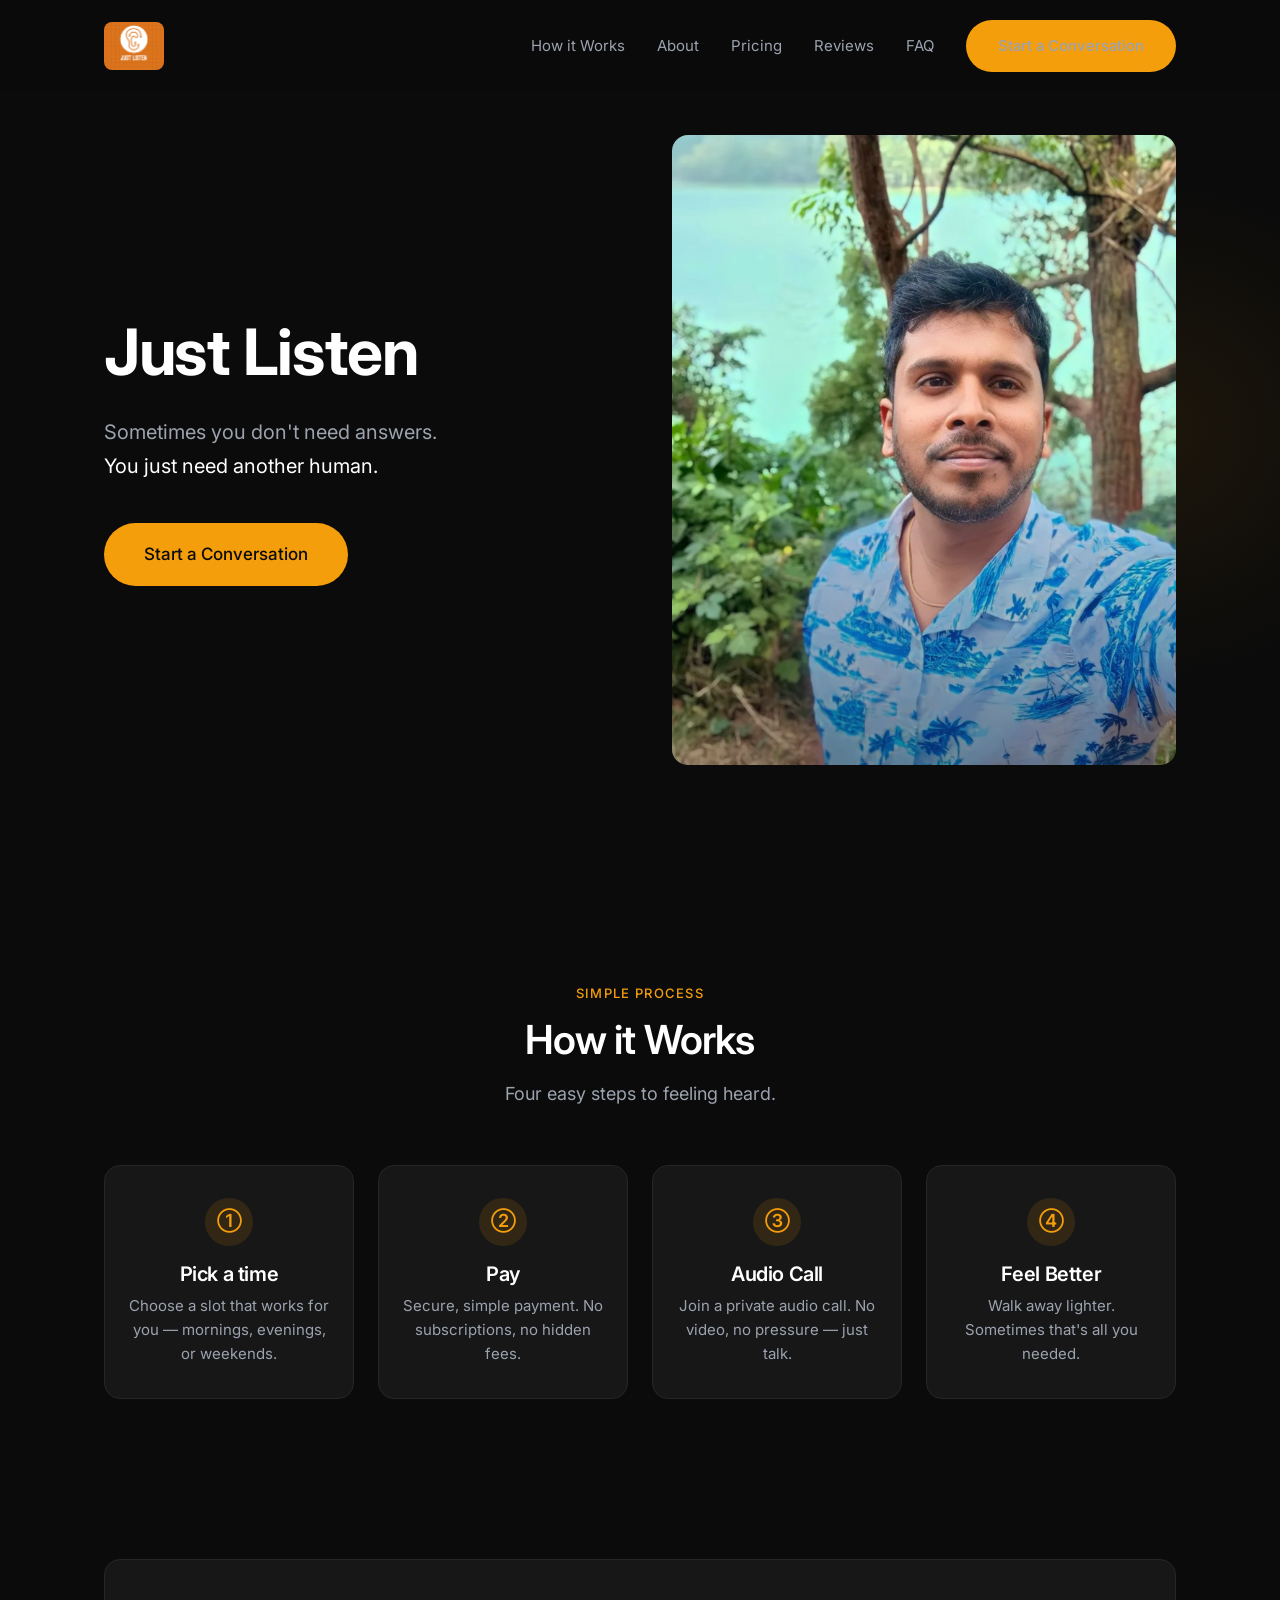
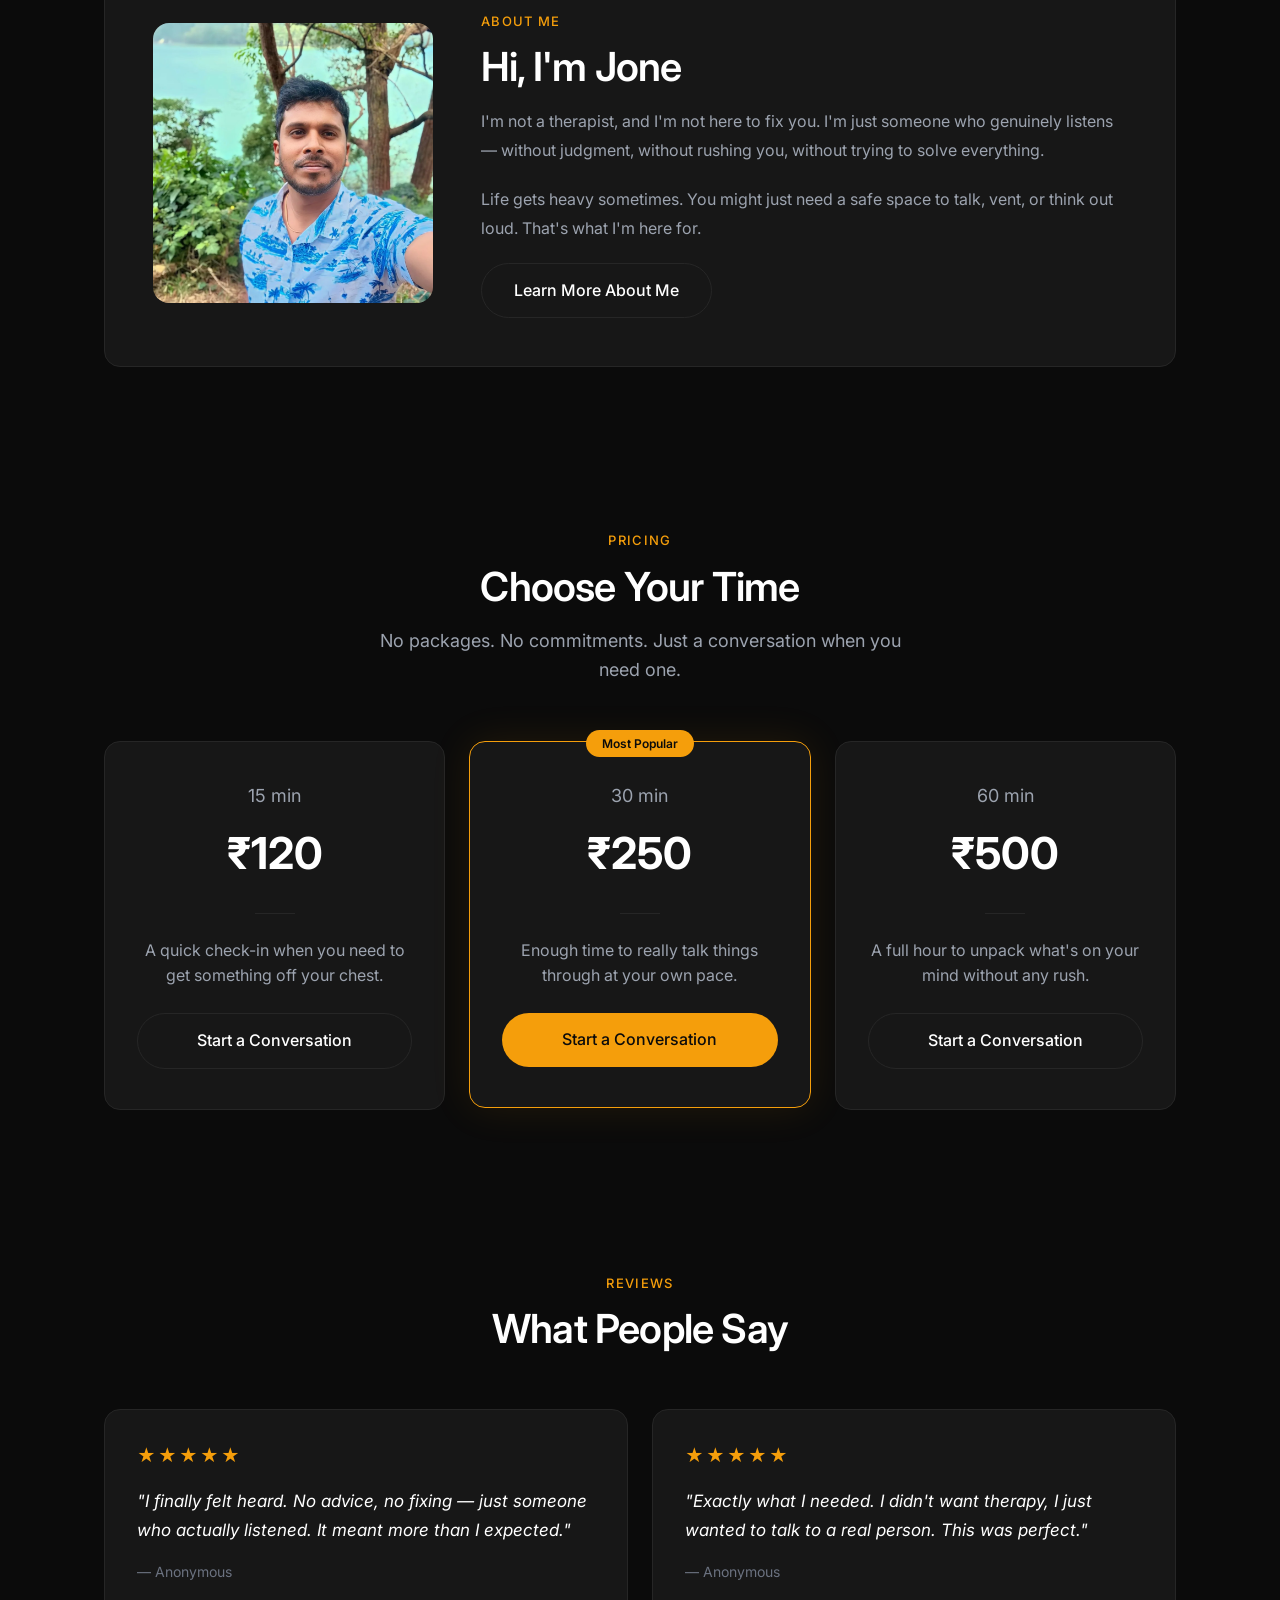
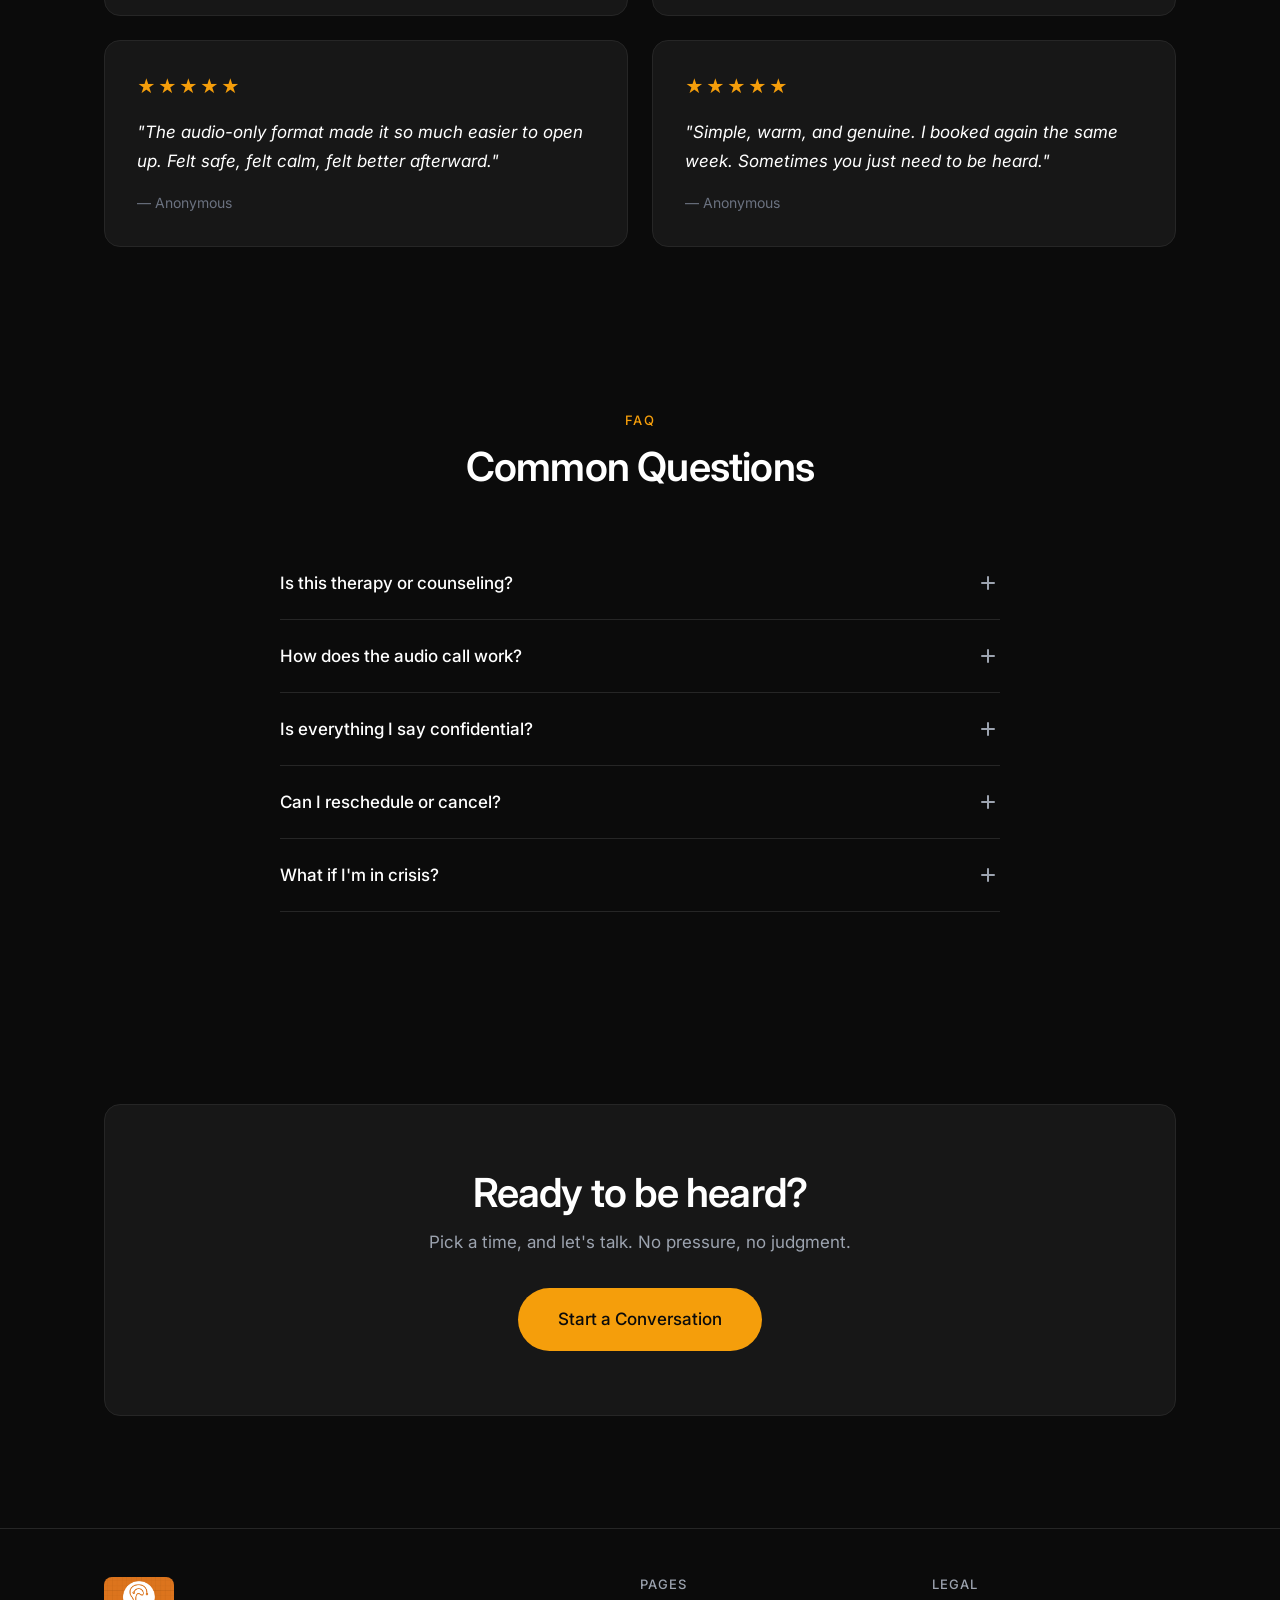
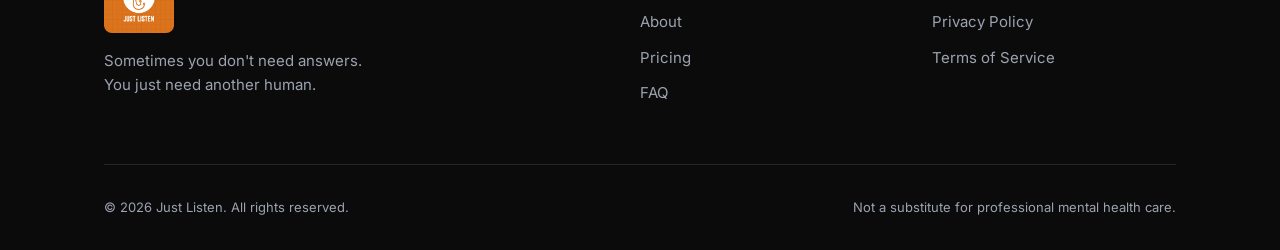
<file: index.html>
<!DOCTYPE html>
<html lang="en">
<head>
  <meta charset="UTF-8">
  <meta name="viewport" content="width=device-width, initial-scale=1.0">
  <meta name="description" content="Just Listen — Sometimes you don't need answers. You just need another human. Book a conversation today.">
  <title>Just Listen — Start a Conversation</title>
  <link rel="icon" href="images/logo.png" type="image/png">
  <link rel="preconnect" href="https://fonts.googleapis.com">
  <link rel="preconnect" href="https://fonts.gstatic.com" crossorigin>
  <link href="https://fonts.googleapis.com/css2?family=Inter:wght@400;500;600;700&display=swap" rel="stylesheet">
  <link rel="stylesheet" href="css/style.css">
  <link rel="stylesheet" href="css/mobile.css">
</head>
<body>

  <!-- Header -->
  <header class="site-header">
    <div class="container header-inner">
      <a href="index.html" class="logo">
        <img src="images/logo.png" alt="Just Listen">
      </a>
      <button class="nav-toggle" aria-label="Toggle navigation">
        <span></span>
        <span></span>
        <span></span>
      </button>
      <nav class="nav-links">
        <a href="#how-it-works">How it Works</a>
        <a href="#about">About</a>
        <a href="#pricing">Pricing</a>
        <a href="#reviews">Reviews</a>
        <a href="#faq">FAQ</a>
        <a href="#pricing" class="btn btn-primary">Start a Conversation</a>
      </nav>
    </div>
  </header>
  <div class="nav-overlay"></div>

  <!-- Hero -->
  <section class="hero">
    <div class="hero-glow"></div>
    <div class="container hero-inner">
      <div class="hero-content">
        <h1>Just Listen</h1>
        <p class="hero-tagline">
          Sometimes you don't need answers.<br>
          <em>You just need another human.</em>
        </p>
        <a href="#pricing" class="btn btn-primary btn-lg">Start a Conversation</a>
      </div>
      <div class="hero-image">
        <img src="images/hero.jpg" alt="Jone — ready to listen">
      </div>
    </div>
  </section>

  <!-- How It Works -->
  <section id="how-it-works">
    <div class="container">
      <div class="section-header">
        <span class="section-label">Simple Process</span>
        <h2>How it Works</h2>
        <p class="section-subtitle">Four easy steps to feeling heard.</p>
      </div>
      <div class="steps">
        <div class="step">
          <div class="step-number">①</div>
          <h3>Pick a time</h3>
          <p>Choose a slot that works for you — mornings, evenings, or weekends.</p>
        </div>
        <div class="step-arrow">↓</div>
        <div class="step">
          <div class="step-number">②</div>
          <h3>Pay</h3>
          <p>Secure, simple payment. No subscriptions, no hidden fees.</p>
        </div>
        <div class="step-arrow">↓</div>
        <div class="step">
          <div class="step-number">③</div>
          <h3>Audio Call</h3>
          <p>Join a private audio call. No video, no pressure — just talk.</p>
        </div>
        <div class="step-arrow">↓</div>
        <div class="step">
          <div class="step-number">④</div>
          <h3>Feel Better</h3>
          <p>Walk away lighter. Sometimes that's all you needed.</p>
        </div>
      </div>
    </div>
  </section>

  <!-- About -->
  <section id="about">
    <div class="container">
      <div class="about-preview">
        <div class="about-photo">
          <img src="images/hero.jpg" alt="Jone">
        </div>
        <div class="about-text">
          <span class="section-label">About Me</span>
          <h2>Hi, I'm Jone</h2>
          <p>I'm not a therapist, and I'm not here to fix you. I'm just someone who genuinely listens — without judgment, without rushing you, without trying to solve everything.</p>
          <p>Life gets heavy sometimes. You might just need a safe space to talk, vent, or think out loud. That's what I'm here for.</p>
          <a href="about.html" class="btn btn-outline">Learn More About Me</a>
        </div>
      </div>
    </div>
  </section>

  <!-- Pricing -->
  <section id="pricing">
    <div class="container">
      <div class="section-header">
        <span class="section-label">Pricing</span>
        <h2>Choose Your Time</h2>
        <p class="section-subtitle">No packages. No commitments. Just a conversation when you need one.</p>
      </div>
      <div class="pricing-grid">
        <div class="pricing-card">
          <p class="pricing-duration">15 min</p>
          <p class="pricing-amount">₹120</p>
          <div class="pricing-divider"></div>
          <p>A quick check-in when you need to get something off your chest.</p>
          <a href="#" class="btn btn-outline">Start a Conversation</a>
        </div>
        <div class="pricing-card featured">
          <span class="pricing-badge">Most Popular</span>
          <p class="pricing-duration">30 min</p>
          <p class="pricing-amount">₹250</p>
          <div class="pricing-divider"></div>
          <p>Enough time to really talk things through at your own pace.</p>
          <a href="#" class="btn btn-primary">Start a Conversation</a>
        </div>
        <div class="pricing-card">
          <p class="pricing-duration">60 min</p>
          <p class="pricing-amount">₹500</p>
          <div class="pricing-divider"></div>
          <p>A full hour to unpack what's on your mind without any rush.</p>
          <a href="#" class="btn btn-outline">Start a Conversation</a>
        </div>
      </div>
    </div>
  </section>

  <!-- Reviews -->
  <section id="reviews">
    <div class="container">
      <div class="section-header">
        <span class="section-label">Reviews</span>
        <h2>What People Say</h2>
      </div>
      <div class="reviews-grid">
        <div class="review-card">
          <div class="review-stars">★★★★★</div>
          <p class="review-text">"I finally felt heard. No advice, no fixing — just someone who actually listened. It meant more than I expected."</p>
          <p class="review-author">— Anonymous</p>
        </div>
        <div class="review-card">
          <div class="review-stars">★★★★★</div>
          <p class="review-text">"Exactly what I needed. I didn't want therapy, I just wanted to talk to a real person. This was perfect."</p>
          <p class="review-author">— Anonymous</p>
        </div>
        <div class="review-card">
          <div class="review-stars">★★★★★</div>
          <p class="review-text">"The audio-only format made it so much easier to open up. Felt safe, felt calm, felt better afterward."</p>
          <p class="review-author">— Anonymous</p>
        </div>
        <div class="review-card">
          <div class="review-stars">★★★★★</div>
          <p class="review-text">"Simple, warm, and genuine. I booked again the same week. Sometimes you just need to be heard."</p>
          <p class="review-author">— Anonymous</p>
        </div>
      </div>
    </div>
  </section>

  <!-- FAQ -->
  <section id="faq">
    <div class="container">
      <div class="section-header">
        <span class="section-label">FAQ</span>
        <h2>Common Questions</h2>
      </div>
      <div class="faq-list">
        <div class="faq-item">
          <button class="faq-question" aria-expanded="false">
            Is this therapy or counseling?
            <span class="faq-icon"></span>
          </button>
          <div class="faq-answer">
            <div class="faq-answer-inner">
              No. Just Listen is a listening service — not therapy, not counseling, and not medical advice. I'm here to listen, not to diagnose or treat.
            </div>
          </div>
        </div>
        <div class="faq-item">
          <button class="faq-question" aria-expanded="false">
            How does the audio call work?
            <span class="faq-icon"></span>
          </button>
          <div class="faq-answer">
            <div class="faq-answer-inner">
              After you book and pay, you'll receive a link to join a private audio call at your scheduled time. No video required — just your voice and mine.
            </div>
          </div>
        </div>
        <div class="faq-item">
          <button class="faq-question" aria-expanded="false">
            Is everything I say confidential?
            <span class="faq-icon"></span>
          </button>
          <div class="faq-answer">
            <div class="faq-answer-inner">
              Yes. What you share stays between us. I don't record calls, and I don't share anything you tell me with anyone else.
            </div>
          </div>
        </div>
        <div class="faq-item">
          <button class="faq-question" aria-expanded="false">
            Can I reschedule or cancel?
            <span class="faq-icon"></span>
          </button>
          <div class="faq-answer">
            <div class="faq-answer-inner">
              You can reschedule up to 24 hours before your session at no charge. Cancellations within 24 hours are non-refundable.
            </div>
          </div>
        </div>
        <div class="faq-item">
          <button class="faq-question" aria-expanded="false">
            What if I'm in crisis?
            <span class="faq-icon"></span>
          </button>
          <div class="faq-answer">
            <div class="faq-answer-inner">
              Just Listen is not a crisis service. If you're in immediate danger or experiencing a mental health emergency, please contact your local emergency services or a crisis helpline like iCall (+91 9152987821) or Vandrevala Foundation (+91 1860 2662 345).
            </div>
          </div>
        </div>
      </div>
    </div>
  </section>

  <!-- CTA -->
  <section>
    <div class="container">
      <div class="cta-banner">
        <h2>Ready to be heard?</h2>
        <p>Pick a time, and let's talk. No pressure, no judgment.</p>
        <a href="#pricing" class="btn btn-primary btn-lg">Start a Conversation</a>
      </div>
    </div>
  </section>

  <!-- Footer -->
  <footer class="site-footer">
    <div class="container">
      <div class="footer-inner">
        <div class="footer-brand">
          <a href="index.html" class="logo">
            <img src="images/logo.png" alt="Just Listen">
          </a>
          <p>Sometimes you don't need answers. You just need another human.</p>
        </div>
        <div class="footer-links">
          <h4>Pages</h4>
          <ul>
            <li><a href="about.html">About</a></li>
            <li><a href="#pricing">Pricing</a></li>
            <li><a href="#faq">FAQ</a></li>
          </ul>
        </div>
        <div class="footer-links">
          <h4>Legal</h4>
          <ul>
            <li><a href="privacy.html">Privacy Policy</a></li>
            <li><a href="terms.html">Terms of Service</a></li>
          </ul>
        </div>
      </div>
      <div class="footer-bottom">
        <p>&copy; 2026 Just Listen. All rights reserved.</p>
        <p>Not a substitute for professional mental health care.</p>
      </div>
    </div>
  </footer>

  <script src="js/app.js"></script>
</body>
</html>
</file>
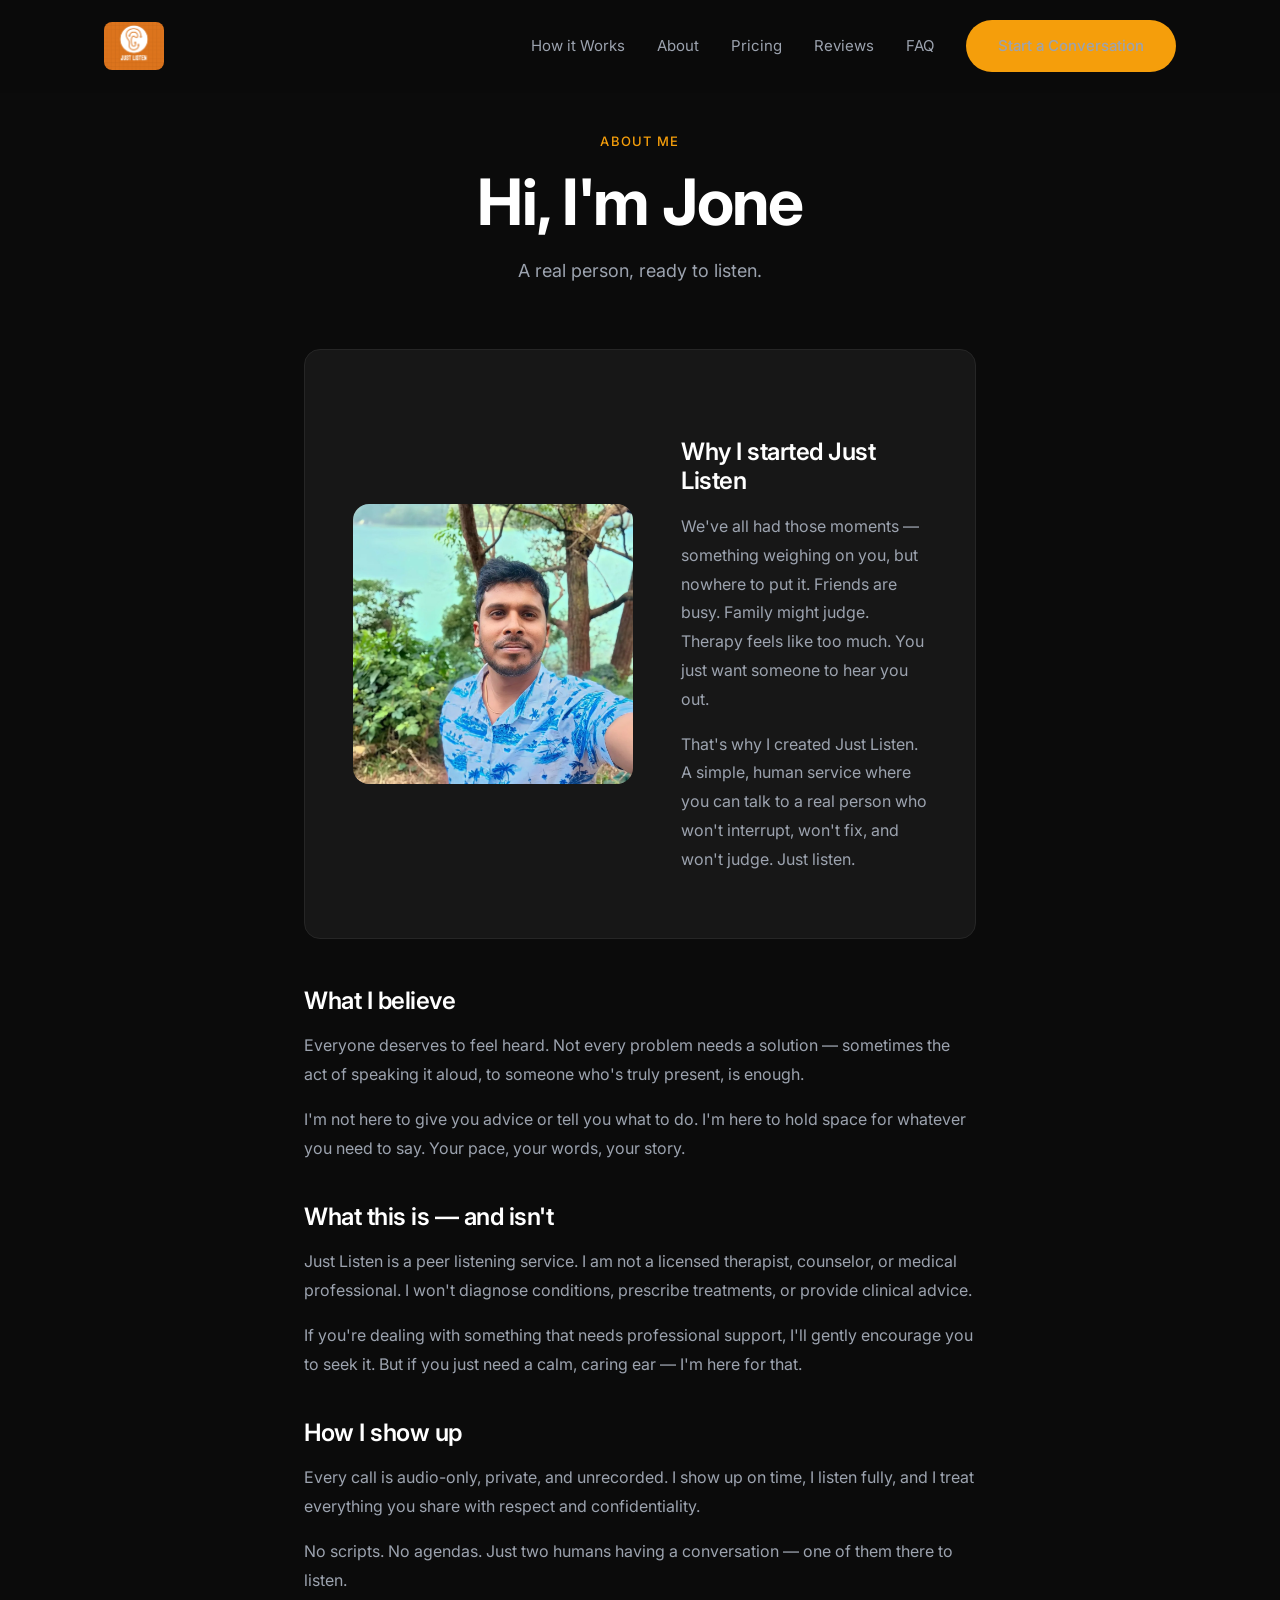
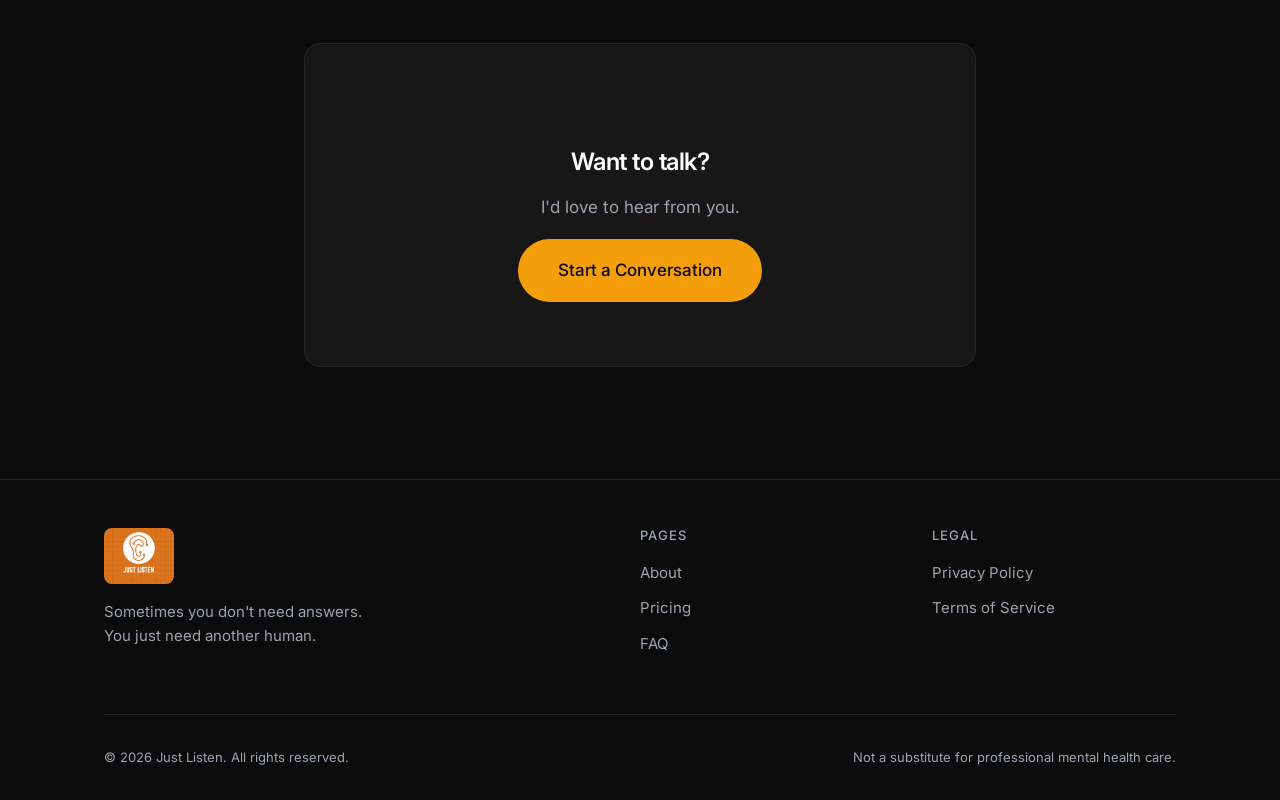
<file: about.html>
<!DOCTYPE html>
<html lang="en">
<head>
  <meta charset="UTF-8">
  <meta name="viewport" content="width=device-width, initial-scale=1.0">
  <meta name="description" content="Learn more about Jone and the story behind Just Listen.">
  <title>About — Just Listen</title>
  <link rel="icon" href="images/logo.png" type="image/png">
  <link rel="preconnect" href="https://fonts.googleapis.com">
  <link rel="preconnect" href="https://fonts.gstatic.com" crossorigin>
  <link href="https://fonts.googleapis.com/css2?family=Inter:wght@400;500;600;700&display=swap" rel="stylesheet">
  <link rel="stylesheet" href="css/style.css">
  <link rel="stylesheet" href="css/mobile.css">
</head>
<body>

  <header class="site-header">
    <div class="container header-inner">
      <a href="index.html" class="logo">
        <img src="images/logo.png" alt="Just Listen">
      </a>
      <button class="nav-toggle" aria-label="Toggle navigation">
        <span></span>
        <span></span>
        <span></span>
      </button>
      <nav class="nav-links">
        <a href="index.html#how-it-works">How it Works</a>
        <a href="about.html">About</a>
        <a href="index.html#pricing">Pricing</a>
        <a href="index.html#reviews">Reviews</a>
        <a href="index.html#faq">FAQ</a>
        <a href="index.html#pricing" class="btn btn-primary">Start a Conversation</a>
      </nav>
    </div>
  </header>
  <div class="nav-overlay"></div>

  <section class="page-hero">
    <div class="container">
      <span class="section-label">About Me</span>
      <h1>Hi, I'm Jone</h1>
      <p class="section-subtitle">A real person, ready to listen.</p>
    </div>
  </section>

  <div class="container page-content">
    <div class="about-preview" style="margin-bottom: 3rem;">
      <div class="about-photo">
        <img src="images/hero.jpg" alt="Jone">
      </div>
      <div class="about-text">
        <h2>Why I started Just Listen</h2>
        <p>We've all had those moments — something weighing on you, but nowhere to put it. Friends are busy. Family might judge. Therapy feels like too much. You just want someone to hear you out.</p>
        <p>That's why I created Just Listen. A simple, human service where you can talk to a real person who won't interrupt, won't fix, and won't judge. Just listen.</p>
      </div>
    </div>

    <h2>What I believe</h2>
    <p>Everyone deserves to feel heard. Not every problem needs a solution — sometimes the act of speaking it aloud, to someone who's truly present, is enough.</p>
    <p>I'm not here to give you advice or tell you what to do. I'm here to hold space for whatever you need to say. Your pace, your words, your story.</p>

    <h2>What this is — and isn't</h2>
    <p>Just Listen is a peer listening service. I am not a licensed therapist, counselor, or medical professional. I won't diagnose conditions, prescribe treatments, or provide clinical advice.</p>
    <p>If you're dealing with something that needs professional support, I'll gently encourage you to seek it. But if you just need a calm, caring ear — I'm here for that.</p>

    <h2>How I show up</h2>
    <p>Every call is audio-only, private, and unrecorded. I show up on time, I listen fully, and I treat everything you share with respect and confidentiality.</p>
    <p>No scripts. No agendas. Just two humans having a conversation — one of them there to listen.</p>

    <div class="cta-banner" style="margin-top: 3rem;">
      <h2>Want to talk?</h2>
      <p>I'd love to hear from you.</p>
      <a href="index.html#pricing" class="btn btn-primary btn-lg">Start a Conversation</a>
    </div>
  </div>

  <footer class="site-footer">
    <div class="container">
      <div class="footer-inner">
        <div class="footer-brand">
          <a href="index.html" class="logo">
            <img src="images/logo.png" alt="Just Listen">
          </a>
          <p>Sometimes you don't need answers. You just need another human.</p>
        </div>
        <div class="footer-links">
          <h4>Pages</h4>
          <ul>
            <li><a href="about.html">About</a></li>
            <li><a href="index.html#pricing">Pricing</a></li>
            <li><a href="index.html#faq">FAQ</a></li>
          </ul>
        </div>
        <div class="footer-links">
          <h4>Legal</h4>
          <ul>
            <li><a href="privacy.html">Privacy Policy</a></li>
            <li><a href="terms.html">Terms of Service</a></li>
          </ul>
        </div>
      </div>
      <div class="footer-bottom">
        <p>&copy; 2026 Just Listen. All rights reserved.</p>
        <p>Not a substitute for professional mental health care.</p>
      </div>
    </div>
  </footer>

  <script src="js/app.js"></script>
</body>
</html>
</file>
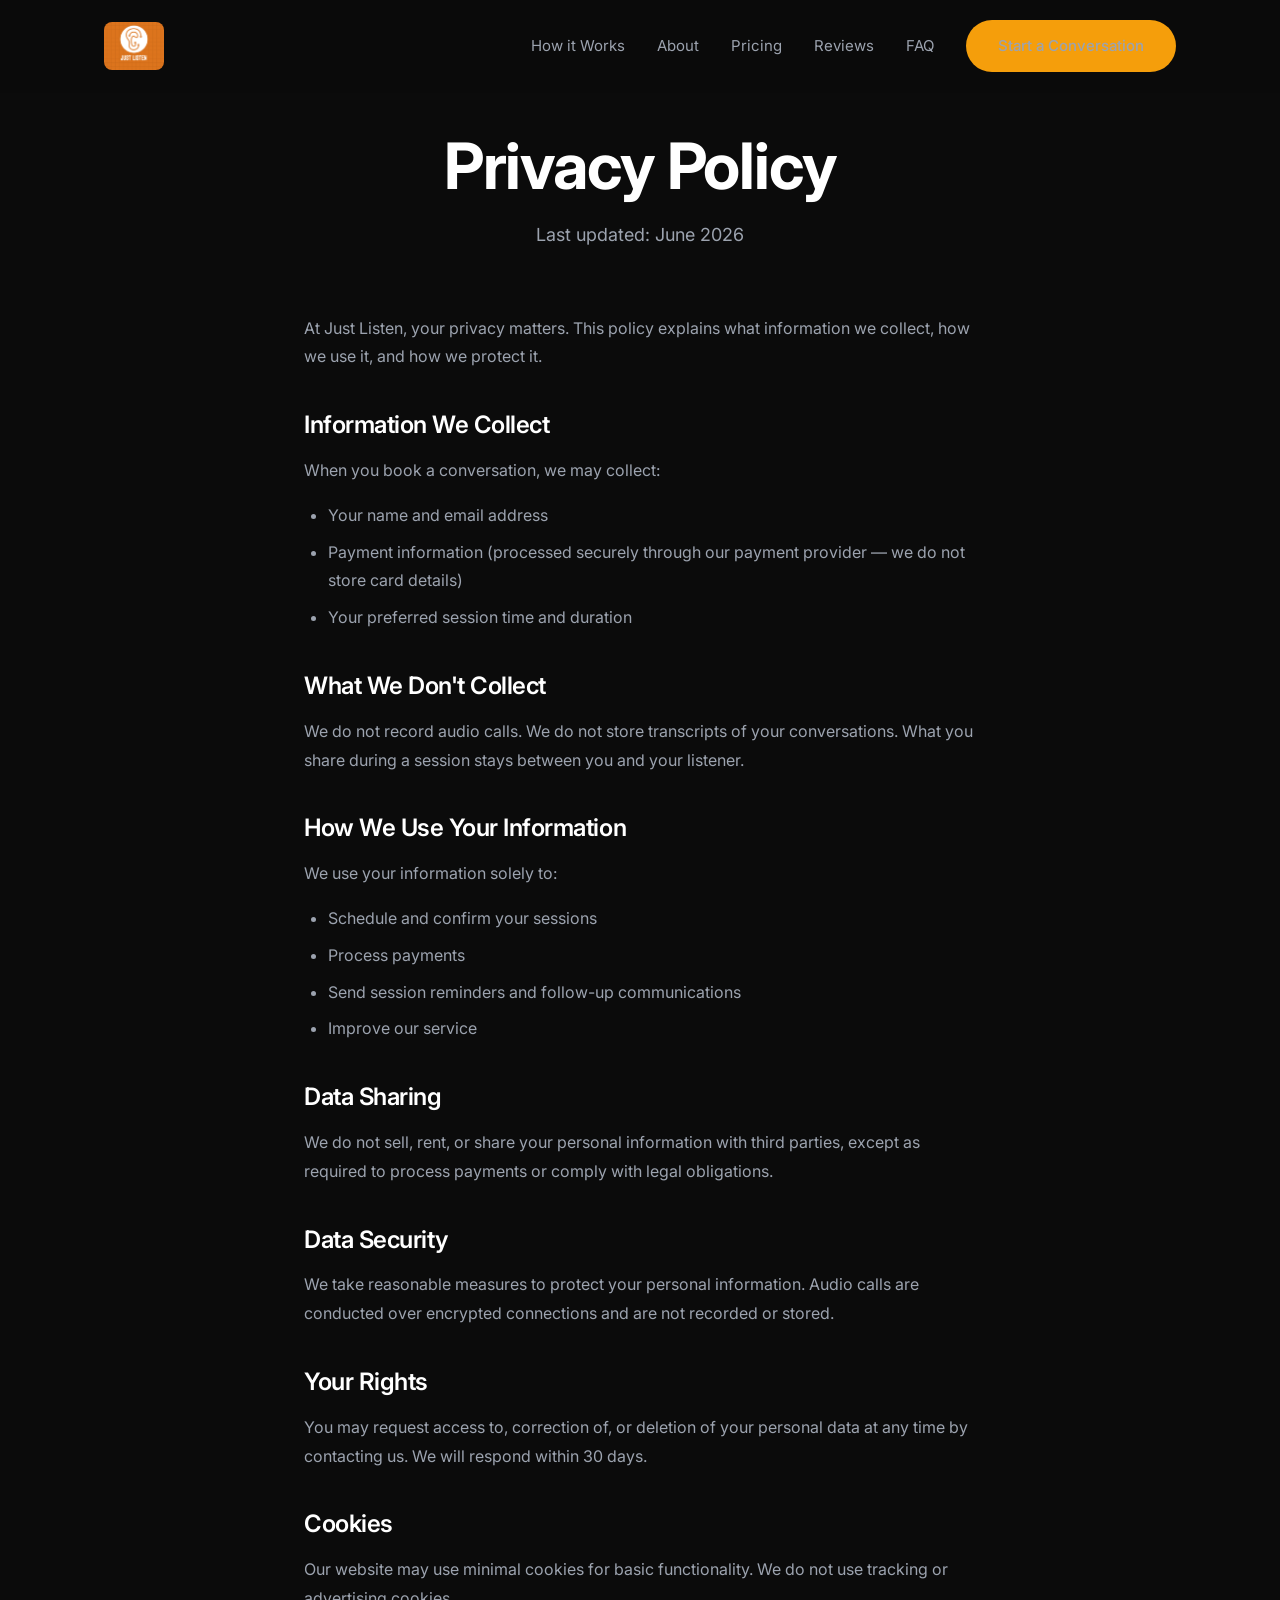
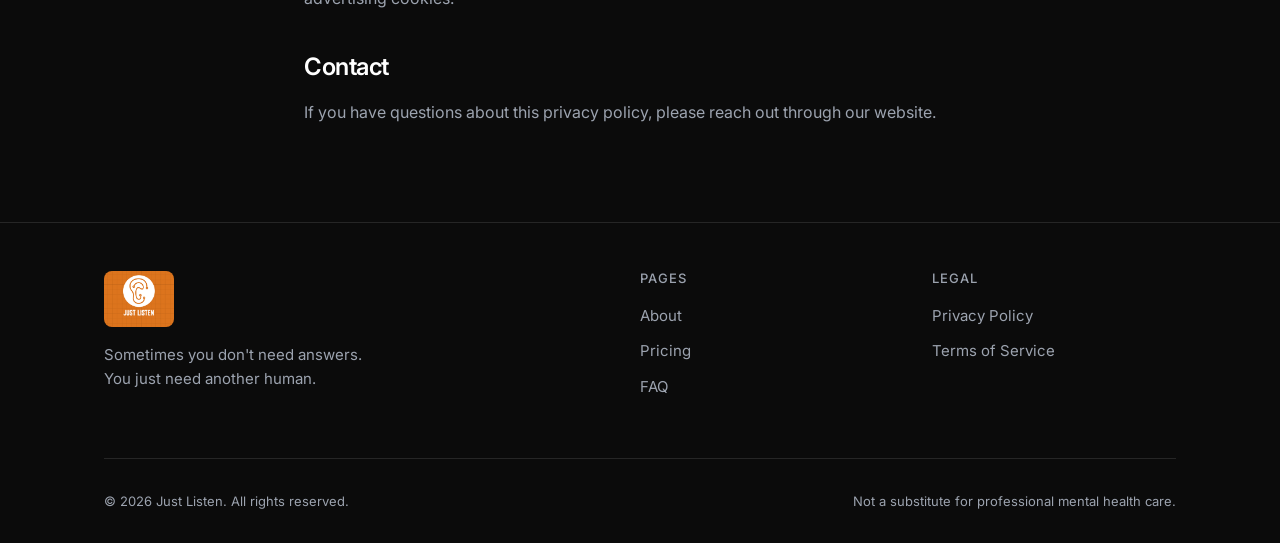
<file: privacy.html>
<!DOCTYPE html>
<html lang="en">
<head>
  <meta charset="UTF-8">
  <meta name="viewport" content="width=device-width, initial-scale=1.0">
  <meta name="description" content="Privacy Policy for Just Listen.">
  <title>Privacy Policy — Just Listen</title>
  <link rel="icon" href="images/logo.png" type="image/png">
  <link rel="preconnect" href="https://fonts.googleapis.com">
  <link rel="preconnect" href="https://fonts.gstatic.com" crossorigin>
  <link href="https://fonts.googleapis.com/css2?family=Inter:wght@400;500;600;700&display=swap" rel="stylesheet">
  <link rel="stylesheet" href="css/style.css">
  <link rel="stylesheet" href="css/mobile.css">
</head>
<body>

  <header class="site-header">
    <div class="container header-inner">
      <a href="index.html" class="logo">
        <img src="images/logo.png" alt="Just Listen">
      </a>
      <button class="nav-toggle" aria-label="Toggle navigation">
        <span></span>
        <span></span>
        <span></span>
      </button>
      <nav class="nav-links">
        <a href="index.html#how-it-works">How it Works</a>
        <a href="about.html">About</a>
        <a href="index.html#pricing">Pricing</a>
        <a href="index.html#reviews">Reviews</a>
        <a href="index.html#faq">FAQ</a>
        <a href="index.html#pricing" class="btn btn-primary">Start a Conversation</a>
      </nav>
    </div>
  </header>
  <div class="nav-overlay"></div>

  <section class="page-hero">
    <div class="container">
      <h1>Privacy Policy</h1>
      <p class="section-subtitle">Last updated: June 2026</p>
    </div>
  </section>

  <div class="container page-content">
    <p>At Just Listen, your privacy matters. This policy explains what information we collect, how we use it, and how we protect it.</p>

    <h2>Information We Collect</h2>
    <p>When you book a conversation, we may collect:</p>
    <ul>
      <li>Your name and email address</li>
      <li>Payment information (processed securely through our payment provider — we do not store card details)</li>
      <li>Your preferred session time and duration</li>
    </ul>

    <h2>What We Don't Collect</h2>
    <p>We do not record audio calls. We do not store transcripts of your conversations. What you share during a session stays between you and your listener.</p>

    <h2>How We Use Your Information</h2>
    <p>We use your information solely to:</p>
    <ul>
      <li>Schedule and confirm your sessions</li>
      <li>Process payments</li>
      <li>Send session reminders and follow-up communications</li>
      <li>Improve our service</li>
    </ul>

    <h2>Data Sharing</h2>
    <p>We do not sell, rent, or share your personal information with third parties, except as required to process payments or comply with legal obligations.</p>

    <h2>Data Security</h2>
    <p>We take reasonable measures to protect your personal information. Audio calls are conducted over encrypted connections and are not recorded or stored.</p>

    <h2>Your Rights</h2>
    <p>You may request access to, correction of, or deletion of your personal data at any time by contacting us. We will respond within 30 days.</p>

    <h2>Cookies</h2>
    <p>Our website may use minimal cookies for basic functionality. We do not use tracking or advertising cookies.</p>

    <h2>Contact</h2>
    <p>If you have questions about this privacy policy, please reach out through our website.</p>
  </div>

  <footer class="site-footer">
    <div class="container">
      <div class="footer-inner">
        <div class="footer-brand">
          <a href="index.html" class="logo">
            <img src="images/logo.png" alt="Just Listen">
          </a>
          <p>Sometimes you don't need answers. You just need another human.</p>
        </div>
        <div class="footer-links">
          <h4>Pages</h4>
          <ul>
            <li><a href="about.html">About</a></li>
            <li><a href="index.html#pricing">Pricing</a></li>
            <li><a href="index.html#faq">FAQ</a></li>
          </ul>
        </div>
        <div class="footer-links">
          <h4>Legal</h4>
          <ul>
            <li><a href="privacy.html">Privacy Policy</a></li>
            <li><a href="terms.html">Terms of Service</a></li>
          </ul>
        </div>
      </div>
      <div class="footer-bottom">
        <p>&copy; 2026 Just Listen. All rights reserved.</p>
        <p>Not a substitute for professional mental health care.</p>
      </div>
    </div>
  </footer>

  <script src="js/app.js"></script>
</body>
</html>
</file>
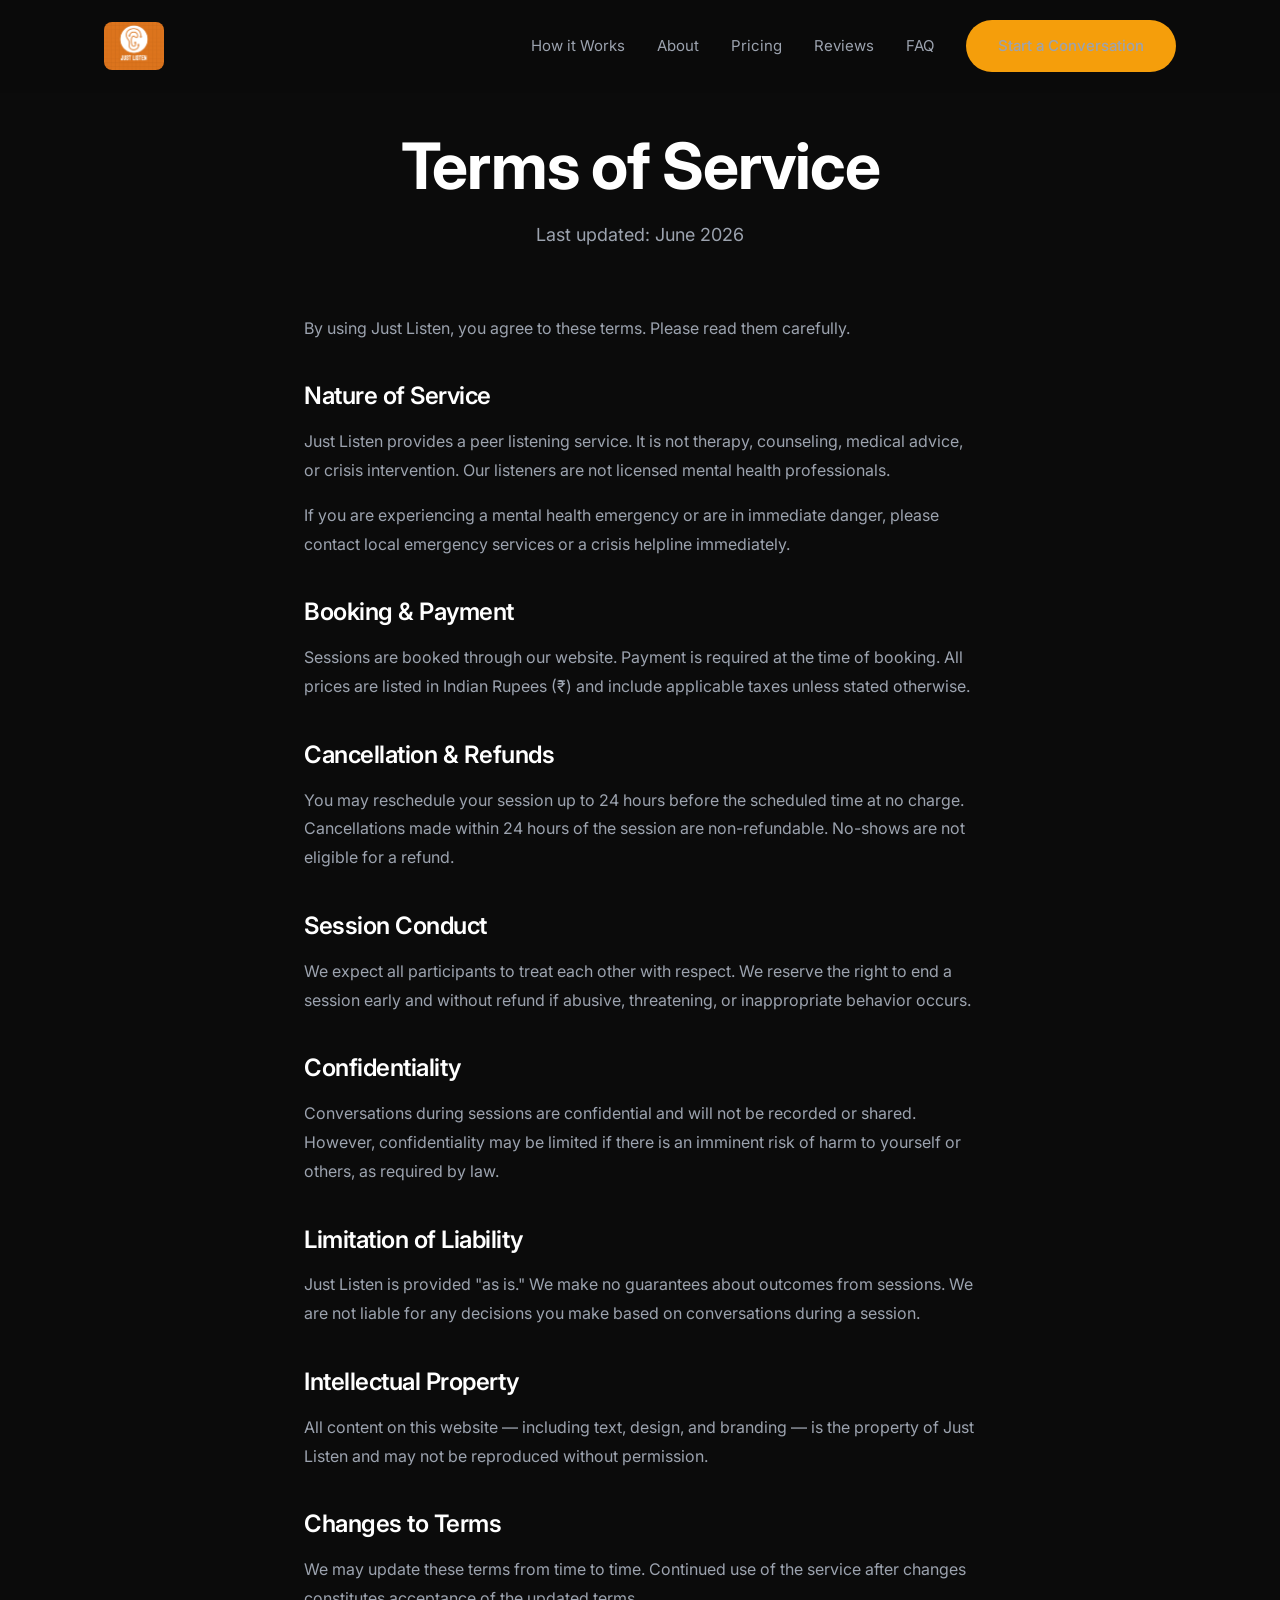
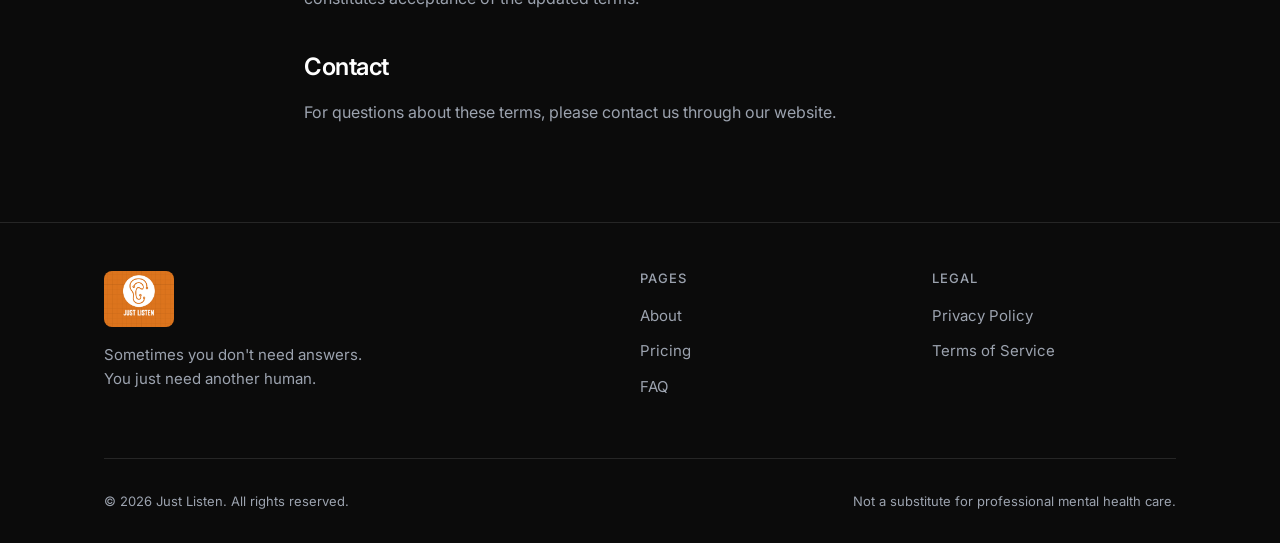
<file: terms.html>
<!DOCTYPE html>
<html lang="en">
<head>
  <meta charset="UTF-8">
  <meta name="viewport" content="width=device-width, initial-scale=1.0">
  <meta name="description" content="Terms of Service for Just Listen.">
  <title>Terms of Service — Just Listen</title>
  <link rel="icon" href="images/logo.png" type="image/png">
  <link rel="preconnect" href="https://fonts.googleapis.com">
  <link rel="preconnect" href="https://fonts.gstatic.com" crossorigin>
  <link href="https://fonts.googleapis.com/css2?family=Inter:wght@400;500;600;700&display=swap" rel="stylesheet">
  <link rel="stylesheet" href="css/style.css">
  <link rel="stylesheet" href="css/mobile.css">
</head>
<body>

  <header class="site-header">
    <div class="container header-inner">
      <a href="index.html" class="logo">
        <img src="images/logo.png" alt="Just Listen">
      </a>
      <button class="nav-toggle" aria-label="Toggle navigation">
        <span></span>
        <span></span>
        <span></span>
      </button>
      <nav class="nav-links">
        <a href="index.html#how-it-works">How it Works</a>
        <a href="about.html">About</a>
        <a href="index.html#pricing">Pricing</a>
        <a href="index.html#reviews">Reviews</a>
        <a href="index.html#faq">FAQ</a>
        <a href="index.html#pricing" class="btn btn-primary">Start a Conversation</a>
      </nav>
    </div>
  </header>
  <div class="nav-overlay"></div>

  <section class="page-hero">
    <div class="container">
      <h1>Terms of Service</h1>
      <p class="section-subtitle">Last updated: June 2026</p>
    </div>
  </section>

  <div class="container page-content">
    <p>By using Just Listen, you agree to these terms. Please read them carefully.</p>

    <h2>Nature of Service</h2>
    <p>Just Listen provides a peer listening service. It is not therapy, counseling, medical advice, or crisis intervention. Our listeners are not licensed mental health professionals.</p>
    <p>If you are experiencing a mental health emergency or are in immediate danger, please contact local emergency services or a crisis helpline immediately.</p>

    <h2>Booking &amp; Payment</h2>
    <p>Sessions are booked through our website. Payment is required at the time of booking. All prices are listed in Indian Rupees (₹) and include applicable taxes unless stated otherwise.</p>

    <h2>Cancellation &amp; Refunds</h2>
    <p>You may reschedule your session up to 24 hours before the scheduled time at no charge. Cancellations made within 24 hours of the session are non-refundable. No-shows are not eligible for a refund.</p>

    <h2>Session Conduct</h2>
    <p>We expect all participants to treat each other with respect. We reserve the right to end a session early and without refund if abusive, threatening, or inappropriate behavior occurs.</p>

    <h2>Confidentiality</h2>
    <p>Conversations during sessions are confidential and will not be recorded or shared. However, confidentiality may be limited if there is an imminent risk of harm to yourself or others, as required by law.</p>

    <h2>Limitation of Liability</h2>
    <p>Just Listen is provided "as is." We make no guarantees about outcomes from sessions. We are not liable for any decisions you make based on conversations during a session.</p>

    <h2>Intellectual Property</h2>
    <p>All content on this website — including text, design, and branding — is the property of Just Listen and may not be reproduced without permission.</p>

    <h2>Changes to Terms</h2>
    <p>We may update these terms from time to time. Continued use of the service after changes constitutes acceptance of the updated terms.</p>

    <h2>Contact</h2>
    <p>For questions about these terms, please contact us through our website.</p>
  </div>

  <footer class="site-footer">
    <div class="container">
      <div class="footer-inner">
        <div class="footer-brand">
          <a href="index.html" class="logo">
            <img src="images/logo.png" alt="Just Listen">
          </a>
          <p>Sometimes you don't need answers. You just need another human.</p>
        </div>
        <div class="footer-links">
          <h4>Pages</h4>
          <ul>
            <li><a href="about.html">About</a></li>
            <li><a href="index.html#pricing">Pricing</a></li>
            <li><a href="index.html#faq">FAQ</a></li>
          </ul>
        </div>
        <div class="footer-links">
          <h4>Legal</h4>
          <ul>
            <li><a href="privacy.html">Privacy Policy</a></li>
            <li><a href="terms.html">Terms of Service</a></li>
          </ul>
        </div>
      </div>
      <div class="footer-bottom">
        <p>&copy; 2026 Just Listen. All rights reserved.</p>
        <p>Not a substitute for professional mental health care.</p>
      </div>
    </div>
  </footer>

  <script src="js/app.js"></script>
</body>
</html>
</file>
<file: css/style.css>
/* =============================================
   Just Listen — Main Stylesheet
   ============================================= */

:root {
  --bg: #0B0B0B;
  --card: #171717;
  --primary: #F59E0B;
  --primary-hover: #D97706;
  --white: #FFFFFF;
  --gray: #9CA3AF;
  --gray-dark: #6B7280;
  --border: #262626;
  --radius: 16px;
  --radius-sm: 10px;
  --transition: 0.25s ease;
  --max-width: 1120px;
  --font: 'Inter', -apple-system, BlinkMacSystemFont, 'Segoe UI', sans-serif;
}

*, *::before, *::after {
  box-sizing: border-box;
  margin: 0;
  padding: 0;
}

html {
  scroll-behavior: smooth;
  font-size: 16px;
}

body {
  font-family: var(--font);
  background-color: var(--bg);
  color: var(--white);
  line-height: 1.6;
  -webkit-font-smoothing: antialiased;
}

img {
  max-width: 100%;
  display: block;
}

a {
  color: inherit;
  text-decoration: none;
}

ul {
  list-style: none;
}

/* ---- Typography ---- */

h1, h2, h3, h4 {
  line-height: 1.2;
  font-weight: 600;
  letter-spacing: -0.02em;
}

h1 {
  font-size: clamp(2.5rem, 6vw, 4rem);
  font-weight: 700;
}

h2 {
  font-size: clamp(1.75rem, 4vw, 2.5rem);
  margin-bottom: 1rem;
}

h3 {
  font-size: 1.25rem;
}

p {
  color: var(--gray);
}

.section-subtitle {
  color: var(--gray);
  font-size: 1.125rem;
  max-width: 540px;
  margin: 0 auto;
}

/* ---- Layout ---- */

.container {
  width: 100%;
  max-width: var(--max-width);
  margin: 0 auto;
  padding: 0 1.5rem;
}

section {
  padding: 5rem 0;
}

.section-header {
  text-align: center;
  margin-bottom: 3.5rem;
}

.section-label {
  display: inline-block;
  font-size: 0.8125rem;
  font-weight: 500;
  letter-spacing: 0.1em;
  text-transform: uppercase;
  color: var(--primary);
  margin-bottom: 0.75rem;
}

/* ---- Header / Nav ---- */

.site-header {
  position: fixed;
  top: 0;
  left: 0;
  right: 0;
  z-index: 100;
  padding: 1.25rem 0;
  background: rgba(11, 11, 11, 0.85);
  backdrop-filter: blur(12px);
  -webkit-backdrop-filter: blur(12px);
  border-bottom: 1px solid transparent;
  transition: border-color var(--transition);
}

.site-header.scrolled {
  border-bottom-color: var(--border);
}

.header-inner {
  display: flex;
  align-items: center;
  justify-content: space-between;
}

.logo {
  display: flex;
  align-items: center;
}

.logo img {
  height: 48px;
  width: auto;
  border-radius: 8px;
}

.nav-links {
  display: flex;
  align-items: center;
  gap: 2rem;
}

.nav-links a {
  font-size: 0.9375rem;
  color: var(--gray);
  transition: color var(--transition);
}

.nav-links a:hover {
  color: var(--white);
}

.nav-toggle {
  display: none;
  background: none;
  border: none;
  cursor: pointer;
  padding: 0.25rem;
}

.nav-toggle span {
  display: block;
  width: 22px;
  height: 2px;
  background: var(--white);
  margin: 5px 0;
  transition: var(--transition);
}

/* ---- Buttons ---- */

.btn {
  display: inline-flex;
  align-items: center;
  justify-content: center;
  gap: 0.5rem;
  padding: 0.875rem 2rem;
  font-family: var(--font);
  font-size: 1rem;
  font-weight: 500;
  border: none;
  border-radius: 980px;
  cursor: pointer;
  transition: all var(--transition);
  text-decoration: none;
}

.btn-primary {
  background: var(--primary);
  color: var(--bg);
}

.btn-primary:hover {
  background: var(--primary-hover);
  transform: translateY(-1px);
  box-shadow: 0 8px 24px rgba(245, 158, 11, 0.25);
}

.btn-outline {
  background: transparent;
  color: var(--white);
  border: 1px solid var(--border);
}

.btn-outline:hover {
  border-color: var(--gray);
  background: var(--card);
}

.btn-lg {
  padding: 1.125rem 2.5rem;
  font-size: 1.0625rem;
}

/* ---- Hero ---- */

.hero {
  min-height: 100vh;
  display: flex;
  align-items: center;
  padding-top: 5rem;
  position: relative;
  overflow: hidden;
}

.hero-inner {
  display: grid;
  grid-template-columns: 1fr 1fr;
  gap: 4rem;
  align-items: center;
}

.hero-content {
  max-width: 540px;
}

.hero-tagline {
  font-size: 1.25rem;
  color: var(--gray);
  margin: 1.5rem 0 2.5rem;
  line-height: 1.7;
}

.hero-tagline em {
  color: var(--white);
  font-style: normal;
}

.hero-image {
  position: relative;
  border-radius: var(--radius);
  overflow: hidden;
  aspect-ratio: 4 / 5;
}

.hero-image img {
  width: 100%;
  height: 100%;
  object-fit: cover;
}

.hero-image::after {
  content: '';
  position: absolute;
  inset: 0;
  background: linear-gradient(to top, rgba(11, 11, 11, 0.4) 0%, transparent 50%);
  pointer-events: none;
}

.hero-glow {
  position: absolute;
  top: 20%;
  right: -10%;
  width: 500px;
  height: 500px;
  background: radial-gradient(circle, rgba(245, 158, 11, 0.08) 0%, transparent 70%);
  pointer-events: none;
}

/* ---- How It Works ---- */

.steps {
  display: grid;
  grid-template-columns: repeat(4, 1fr);
  gap: 1.5rem;
  position: relative;
}

.step {
  background: var(--card);
  border: 1px solid var(--border);
  border-radius: var(--radius);
  padding: 2rem 1.5rem;
  text-align: center;
  position: relative;
}

.step-number {
  display: inline-flex;
  align-items: center;
  justify-content: center;
  width: 48px;
  height: 48px;
  background: rgba(245, 158, 11, 0.12);
  color: var(--primary);
  border-radius: 50%;
  font-size: 1.125rem;
  font-weight: 600;
  margin-bottom: 1rem;
}

.step h3 {
  margin-bottom: 0.5rem;
}

.step p {
  font-size: 0.9375rem;
}

.step-arrow {
  display: none;
}

/* ---- About Preview ---- */

.about-preview {
  background: var(--card);
  border: 1px solid var(--border);
  border-radius: var(--radius);
  padding: 3rem;
  display: grid;
  grid-template-columns: 280px 1fr;
  gap: 3rem;
  align-items: center;
}

.about-photo {
  width: 280px;
  height: 280px;
  border-radius: var(--radius);
  overflow: hidden;
  background: #222;
}

.about-photo img {
  width: 100%;
  height: 100%;
  object-fit: cover;
}

.about-text h2 {
  margin-bottom: 1rem;
}

.about-text p {
  margin-bottom: 1.25rem;
  line-height: 1.8;
}

/* ---- Pricing ---- */

.pricing-grid {
  display: grid;
  grid-template-columns: repeat(3, 1fr);
  gap: 1.5rem;
  align-items: start;
}

.pricing-card {
  background: var(--card);
  border: 1px solid var(--border);
  border-radius: var(--radius);
  padding: 2.5rem 2rem;
  text-align: center;
  position: relative;
  transition: border-color var(--transition), transform var(--transition);
}

.pricing-card:hover {
  border-color: #333;
  transform: translateY(-4px);
}

.pricing-card.featured {
  border-color: var(--primary);
  box-shadow: 0 0 40px rgba(245, 158, 11, 0.1);
}

.pricing-badge {
  position: absolute;
  top: -12px;
  left: 50%;
  transform: translateX(-50%);
  background: var(--primary);
  color: var(--bg);
  font-size: 0.75rem;
  font-weight: 600;
  padding: 0.25rem 1rem;
  border-radius: 980px;
  white-space: nowrap;
}

.pricing-duration {
  font-size: 1.125rem;
  color: var(--gray);
  margin-bottom: 0.5rem;
}

.pricing-amount {
  font-size: 2.75rem;
  font-weight: 700;
  color: var(--white);
  margin-bottom: 0.25rem;
}

.pricing-amount span {
  font-size: 1.25rem;
  font-weight: 400;
  color: var(--gray);
}

.pricing-divider {
  width: 40px;
  height: 1px;
  background: var(--border);
  margin: 1.5rem auto;
}

.pricing-card .btn {
  width: 100%;
  margin-top: 1.5rem;
}

/* ---- Reviews ---- */

.reviews-grid {
  display: grid;
  grid-template-columns: repeat(2, 1fr);
  gap: 1.5rem;
}

.review-card {
  background: var(--card);
  border: 1px solid var(--border);
  border-radius: var(--radius);
  padding: 2rem;
}

.review-stars {
  color: var(--primary);
  font-size: 1.125rem;
  letter-spacing: 2px;
  margin-bottom: 1rem;
}

.review-text {
  font-size: 1.0625rem;
  color: var(--white);
  font-style: italic;
  line-height: 1.7;
  margin-bottom: 1rem;
}

.review-author {
  font-size: 0.875rem;
  color: var(--gray-dark);
}

/* ---- FAQ ---- */

.faq-list {
  max-width: 720px;
  margin: 0 auto;
}

.faq-item {
  border-bottom: 1px solid var(--border);
}

.faq-question {
  width: 100%;
  display: flex;
  align-items: center;
  justify-content: space-between;
  gap: 1rem;
  padding: 1.5rem 0;
  background: none;
  border: none;
  color: var(--white);
  font-family: var(--font);
  font-size: 1.0625rem;
  font-weight: 500;
  text-align: left;
  cursor: pointer;
  transition: color var(--transition);
}

.faq-question:hover {
  color: var(--primary);
}

.faq-icon {
  flex-shrink: 0;
  width: 24px;
  height: 24px;
  position: relative;
  transition: transform var(--transition);
}

.faq-icon::before,
.faq-icon::after {
  content: '';
  position: absolute;
  background: var(--gray);
  border-radius: 1px;
  transition: background var(--transition);
}

.faq-icon::before {
  width: 14px;
  height: 2px;
  top: 11px;
  left: 5px;
}

.faq-icon::after {
  width: 2px;
  height: 14px;
  top: 5px;
  left: 11px;
}

.faq-item.active .faq-icon {
  transform: rotate(45deg);
}

.faq-item.active .faq-icon::before,
.faq-item.active .faq-icon::after {
  background: var(--primary);
}

.faq-answer {
  max-height: 0;
  overflow: hidden;
  transition: max-height 0.35s ease, padding 0.35s ease;
}

.faq-answer-inner {
  padding-bottom: 1.5rem;
  color: var(--gray);
  line-height: 1.8;
}

.faq-item.active .faq-answer {
  max-height: 300px;
}

/* ---- Footer ---- */

.site-footer {
  border-top: 1px solid var(--border);
  padding: 3rem 0 2rem;
}

.footer-inner {
  display: grid;
  grid-template-columns: 2fr 1fr 1fr;
  gap: 3rem;
  margin-bottom: 3rem;
}

.footer-brand .logo img {
  height: 56px;
}

.footer-brand p {
  margin-top: 1rem;
  max-width: 280px;
  font-size: 0.9375rem;
}

.footer-links h4 {
  font-size: 0.8125rem;
  text-transform: uppercase;
  letter-spacing: 0.08em;
  color: var(--gray);
  margin-bottom: 1rem;
  font-weight: 500;
}

.footer-links ul li {
  margin-bottom: 0.625rem;
}

.footer-links a {
  font-size: 0.9375rem;
  color: var(--gray);
  transition: color var(--transition);
}

.footer-links a:hover {
  color: var(--white);
}

.footer-bottom {
  display: flex;
  align-items: center;
  justify-content: space-between;
  padding-top: 2rem;
  border-top: 1px solid var(--border);
  font-size: 0.8125rem;
  color: var(--gray-dark);
}

/* ---- CTA Banner ---- */

.cta-banner {
  background: var(--card);
  border: 1px solid var(--border);
  border-radius: var(--radius);
  padding: 4rem 3rem;
  text-align: center;
  margin: 2rem 0;
}

.cta-banner h2 {
  margin-bottom: 0.75rem;
}

.cta-banner p {
  margin-bottom: 2rem;
  font-size: 1.0625rem;
}

/* ---- Page (About, Privacy, Terms) ---- */

.page-hero {
  padding: 8rem 0 4rem;
  text-align: center;
}

.page-hero h1 {
  margin-bottom: 1rem;
}

.page-content {
  max-width: 720px;
  margin: 0 auto;
  padding-bottom: 5rem;
}

.page-content h2 {
  font-size: 1.5rem;
  margin: 2.5rem 0 1rem;
  color: var(--white);
}

.page-content p,
.page-content li {
  color: var(--gray);
  line-height: 1.8;
  margin-bottom: 1rem;
}

.page-content ul {
  list-style: disc;
  padding-left: 1.5rem;
  margin-bottom: 1rem;
}

.page-content ul li {
  margin-bottom: 0.5rem;
}
</file>
<file: css/mobile.css>
/* =============================================
   Just Listen — Mobile Styles
   ============================================= */

@media (max-width: 900px) {
  .hero-inner {
    grid-template-columns: 1fr;
    gap: 2.5rem;
    text-align: center;
  }

  .hero-content {
    max-width: 100%;
    order: 2;
  }

  .hero-image {
    order: 1;
    max-width: 400px;
    margin: 0 auto;
    aspect-ratio: 1 / 1;
  }

  .hero .btn-lg {
    width: 100%;
  }

  .steps {
    grid-template-columns: 1fr;
    gap: 0;
  }

  .step {
    border-radius: var(--radius-sm);
  }

  .step-arrow {
    display: flex;
    justify-content: center;
    padding: 0.75rem 0;
    color: var(--gray-dark);
    font-size: 1.25rem;
  }

  .about-preview {
    grid-template-columns: 1fr;
    text-align: center;
    padding: 2rem;
  }

  .about-photo {
    width: 200px;
    height: 200px;
    margin: 0 auto;
  }

  .pricing-grid {
    grid-template-columns: 1fr;
    max-width: 400px;
    margin: 0 auto;
  }

  .reviews-grid {
    grid-template-columns: 1fr;
  }

  .footer-inner {
    grid-template-columns: 1fr;
    gap: 2rem;
    text-align: center;
  }

  .footer-brand p {
    margin: 1rem auto 0;
  }

  .footer-bottom {
    flex-direction: column;
    gap: 0.5rem;
    text-align: center;
  }

  .cta-banner {
    padding: 2.5rem 1.5rem;
  }
}

@media (max-width: 768px) {
  .nav-links {
    position: fixed;
    top: 0;
    right: -100%;
    width: 280px;
    height: 100vh;
    background: var(--card);
    border-left: 1px solid var(--border);
    flex-direction: column;
    align-items: flex-start;
    padding: 5rem 2rem 2rem;
    gap: 1.5rem;
    transition: right 0.35s ease;
    z-index: 99;
  }

  .nav-links.open {
    right: 0;
  }

  .nav-links a {
    font-size: 1.0625rem;
    color: var(--white);
  }

  .nav-toggle {
    display: block;
    z-index: 101;
  }

  .nav-toggle.active span:nth-child(1) {
    transform: rotate(45deg) translate(5px, 5px);
  }

  .nav-toggle.active span:nth-child(2) {
    opacity: 0;
  }

  .nav-toggle.active span:nth-child(3) {
    transform: rotate(-45deg) translate(5px, -5px);
  }

  .nav-overlay {
    position: fixed;
    inset: 0;
    background: rgba(0, 0, 0, 0.6);
    z-index: 98;
    opacity: 0;
    pointer-events: none;
    transition: opacity 0.35s ease;
  }

  .nav-overlay.active {
    opacity: 1;
    pointer-events: auto;
  }

  section {
    padding: 3.5rem 0;
  }

  .section-header {
    margin-bottom: 2.5rem;
  }
}

@media (max-width: 480px) {
  h1 {
    font-size: 2.25rem;
  }

  .hero-tagline {
    font-size: 1.0625rem;
  }

  .pricing-amount {
    font-size: 2.25rem;
  }
}
</file>
